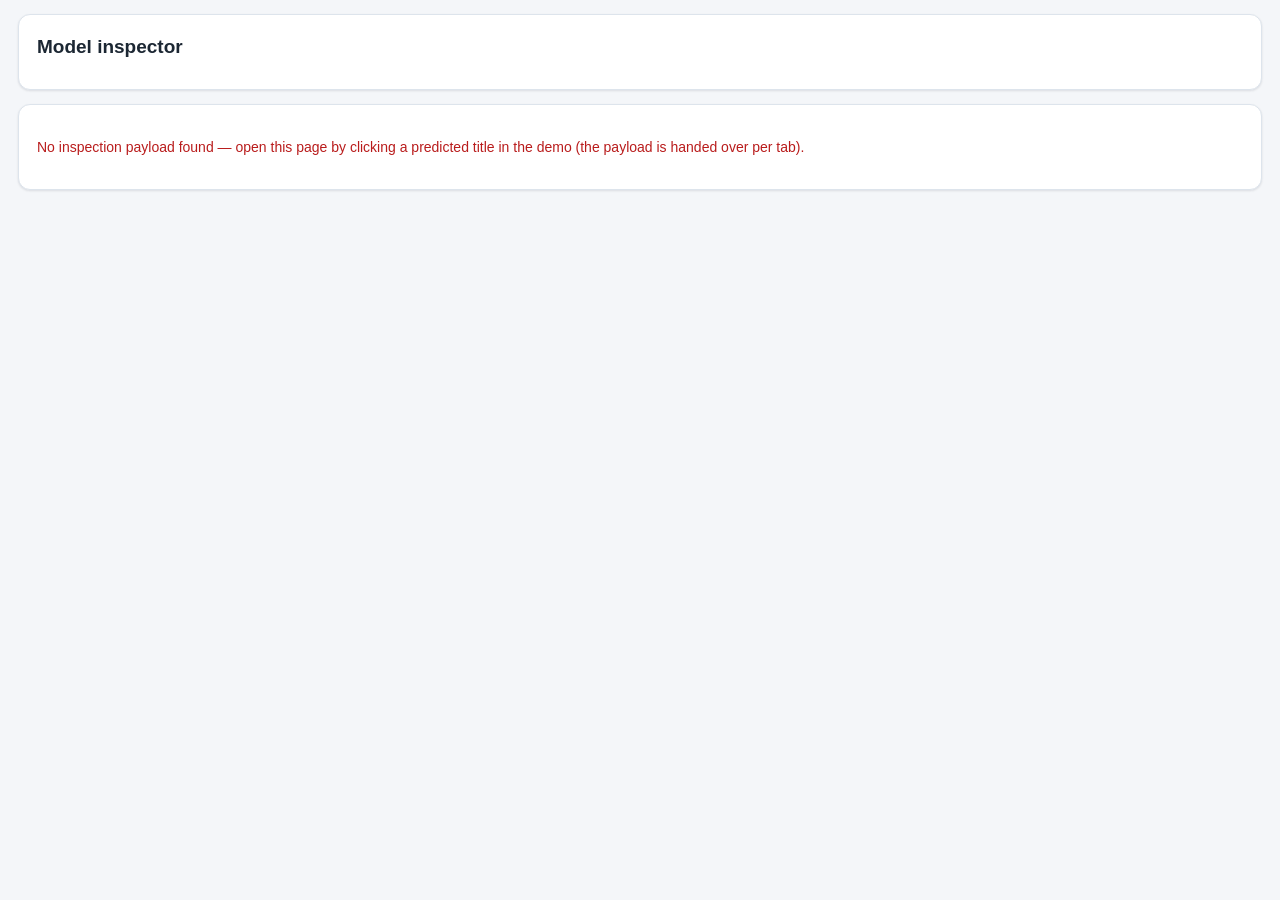
<file: static/inspect.html>
<!DOCTYPE html>
<html lang="en">
<head>
<meta charset="utf-8">
<title>Model inspector — Career Path Transformer</title>
<meta name="viewport" content="width=device-width, initial-scale=1">
<link rel="stylesheet" href="/static/style.css">
<script src="https://cdn.plot.ly/plotly-2.35.2.min.js"></script>
<style>
  /* Full-page inspector layout on top of the demo stylesheet */
  main.inspector { display: block; max-width: 1500px; margin: 0 auto; padding: 14px 18px 60px; }
  .inspector .panel { margin-bottom: 14px; }
  .inspector h1 { font-size: 19px; margin: 0; }
  .inspector h1 .title-token { text-transform: capitalize; }
  .inspector h2 { font-size: 15px; margin: 18px 0 6px; }
  .inspector h3 { font-size: 13px; margin: 12px 0 4px; color: var(--muted); }
  .inspector .meta-row { display: flex; flex-wrap: wrap; gap: 14px; color: var(--muted); font-size: 12.5px; margin-top: 4px; }
  .inspector #resume-tokens { display: flex; flex-wrap: wrap; gap: 4px; margin-top: 6px; }
  .inspector table.kv.lens { width: auto; }
  .inspector table.kv.lens th { text-align: left; font-size: 11px; color: var(--muted);
    border-bottom: 1px solid var(--line); padding: 3px 14px 3px 0; }
  .inspector table.kv.lens td { padding: 3px 14px 3px 0; }
  .inspector .heatmap { width: 100%; }
  .inspector details.mask-weights { margin: 2px 0 14px; font-size: 12.5px; }
  .inspector details.mask-weights summary { cursor: pointer; color: var(--accent); }
  /* Fixed columns so every row's bars and numbers line up: token label |
     bars (flex) | score. Variable-width labels were skewing the bars. */
  .inspector .contrib-row .tok {
    flex: 0 0 300px;
    max-width: 300px;
    overflow: hidden;
    text-overflow: ellipsis;
  }
  .inspector .contrib-row .bar-wrap { flex: 1; max-width: 500px; }
  .inspector .err { color: #b91c1c; }
  .inspector .not-displayable {
    max-width: 560px;
    margin: 60px auto;
    text-align: center;
    border: 1px solid var(--line);
    border-radius: 12px;
    padding: 28px;
    background: #fafbfd;
  }
  .inspector .not-displayable h2 { margin-top: 0; }
  .inspector h4 { font-size: 12.5px; margin: 10px 0 2px; color: var(--ink); }
  .inspector details.flow-details { margin: 4px 0 10px; }
  .inspector details.flow-details > summary { cursor: pointer; color: var(--accent); font-size: 12.5px; }
  .inspector details.sec { margin: 14px 0; border: 1px solid var(--line); border-radius: 10px; padding: 10px 14px; background: var(--panel); }
  .inspector details.sec > summary { cursor: pointer; }
  /* Hint on its own line under the heading — inline it wraps mid-sentence
     around the disclosure triangle and reads broken. */
  .inspector details.sec > summary .hint { display: block; margin: 2px 0 0 18px; max-width: 110ch; }
  .inspector details.flow-details { border-left: 2px solid var(--line); padding-left: 12px; }
  .inspector .weights-grid {
    display: grid;
    grid-template-columns: repeat(auto-fit, minmax(320px, 1fr));
    gap: 10px;
    margin-top: 6px;
  }
  .inspector .weights-grid .hint { margin: 0 0 2px; }
  .inspector .bar-pair { flex: 1 0 0; display: flex; flex-direction: column; gap: 2px; max-width: 500px; }
  .inspector .bar-pair .bar-wrap { flex: none; width: 100%; max-width: none; }
  .inspector .contrib-row .bar.vw { background: #b91c1c; }
  /* Centre-zero signed bars for the leave-one-out influence */
  .inspector .bar-wrap.center { position: relative; height: 10px; }
  .inspector .bar-wrap.center::before {
    content: '';
    position: absolute;
    left: 50%; top: -1px; bottom: -1px;
    border-left: 1px solid var(--muted);
  }
  .inspector .bar-wrap.center .bar { position: absolute; top: 1.5px; height: 7px; }
  .inspector .bar-wrap.center .bar.pos { left: 50%; background: #059669; }
  .inspector .bar-wrap.center .bar.neg { right: 50%; background: #b91c1c; }
  .inspector .contrib-row .score {
    flex: 0 0 170px;
    text-align: right;
    font-variant-numeric: tabular-nums;
    white-space: nowrap;   /* never split a number across lines */
  }
</style>
</head>
<body>

<main class="inspector">
  <section class="panel">
    <h1 id="head">Model inspector</h1>
    <div class="meta-row" id="meta"></div>
    <div id="resume-tokens"></div>
    <p class="hint" id="topn-ctrl" style="margin-top:8px; display:none">
      Show top <input id="top-n" type="number" min="1" placeholder="all"
        style="width:64px"> tokens per influence list
      <span class="hint">(blank = every token; ranked by magnitude)</span>
    </p>
  </section>
  <section class="panel" id="content"><p class="hint">Loading model internals…</p></section>
</main>

<script>
const $ = (sel) => document.querySelector(sel);

// Plotly heatmaps laid out inside a closed <details> have zero width —
// resize any plots in a section when it is opened.
document.addEventListener('toggle', (e) => {
  if (e.target.open) {
    e.target.querySelectorAll('.js-plotly-plot').forEach(p => Plotly.Plots.resize(p));
  }
}, true);

// Single-hue sequential ramp (attention weight = magnitude): surface → dark blue.
const ATTN_SCALE = [[0, '#f8fafc'], [1, '#1e40af']];

function short(tok) { return tok.includes(':') ? tok.split(/:(.*)/)[1] : tok; }
function tokType(tok) { return tok.includes(':') ? tok.split(':')[0] : tok; }

function fail(msg, notDisplayable = false) {
  $('#content').innerHTML = notDisplayable ? `
    <div class="not-displayable">
      <h2>Model not displayable</h2>
      <p>${msg}</p>
      <p class="hint">This architecture has no visualisation support in the demo
        yet. Its run parameters and metrics are still available in the model
        dropdown's info panel and the compare-parameters table.</p>
      <p><a href="/">← back to the demo</a></p>
    </div>` : `<p class="err">${msg}</p>`;
}

function renderHeader(payload) {
  $('#head').innerHTML = `Why “<span class="title-token">${short(payload.title)}</span>”?
    <span class="hint">— ${payload.label}</span>`;
  const target = payload.target
    ? `<span>actual next role: <b>${short(payload.target)}</b></span>` : '';
  $('#meta').innerHTML = `<span>model run: <code>${payload.model}</code></span>${target}
    <span>${payload.tokens.length} resume tokens</span>`;
  $('#resume-tokens').innerHTML = payload.tokens
    .map(t => `<span class="tok ${tokType(t)}">${t}</span>`).join('');
}

function renderItem2vec(data) {
  const max = Math.max(...data.contributions.map(c => Math.abs(c.cosine)), 1e-9);
  $('#content').innerHTML = `
    <h2>Per-token pull toward the title <span class="hint">cosine of each context
      token vs the title vector · overall ranking score ${data.score.toFixed(4)}
      (item2vec has no layers — this is the whole computation)</span></h2>
    ${data.contributions.map(c => `
      <div class="contrib-row">
        <span class="tok ${c.type}">${c.token}</span>
        <span class="bar-wrap"><span class="bar${c.cosine < 0 ? ' neg' : ''}"
          style="width:${Math.max(2, 100 * Math.abs(c.cosine) / max)}%"></span></span>
        <span class="score">${c.cosine.toFixed(4)}</span>
      </div>`).join('')}`;
}

// Diverging scale for SIGNED data (learned weights, hidden-state values):
// blue = negative, neutral surface at zero, red = positive.
const DIV_SCALE = [[0, '#1e40af'], [0.5, '#f8fafc'], [1, '#b91c1c']];

// Generic heatmap helper — signed data gets the diverging scale centred on 0.
function heat(el, z, o = {}) {
  Plotly.newPlot(el, [{
    z, type: 'heatmap',
    ...(o.signed ? { colorscale: DIV_SCALE, zmid: 0 } : { colorscale: ATTN_SCALE, zmin: 0 }),
    ...(o.zmax !== undefined ? { zmax: o.zmax } : {}),
    ...(o.customdata ? { customdata: o.customdata } : {}),
    ...(o.text ? { texttemplate: '%{z:.2f}', textfont: { size: 9 } } : {}),
    colorbar: { thickness: 8, tickfont: { size: 8 } },
    hovertemplate: o.hover || 'row %{y} · col %{x}<br>%{z:.4f}<extra></extra>',
  }], {
    margin: { l: o.ml || 60, r: 46, t: 6, b: o.mb || 42 },
    xaxis: { tickfont: { size: 8 }, ...(o.xaxis || {}) },
    yaxis: { tickfont: { size: 8 }, ...(o.yaxis || {}) },
    ...(o.shapes ? { shapes: o.shapes } : {}),
    height: o.height || 240,
  }, { displayModeBar: false, responsive: true });
  return el;
}

// Top-level page section — a collapsible <details> so heavy blocks can be
// folded away (executive view) but expanded to full granularity when needed.
function section(parent, title, hint, open = true, kind = 'h2') {
  const det = document.createElement('details');
  det.className = 'sec';
  det.open = open;
  det.innerHTML = `<summary><${kind} style="display:inline">${title}</${kind}>
    ${hint ? `<span class="hint">${hint}</span>` : ''}</summary>`;
  parent.appendChild(det);
  const div = document.createElement('div');
  det.appendChild(div);
  return div;
}

function collapsible(parent, summary, open = false) {
  const det = document.createElement('details');
  det.className = 'flow-details';
  det.open = open;
  det.innerHTML = `<summary>${summary}</summary>`;
  parent.appendChild(det);
  return det;
}

function renderBert4rec(data) {
  const box = $('#content');
  const L = data.labels.length;
  const d = data.d_model;
  const showValues = L <= 28;                       // printed weights when readable

  // Full prefixed tokens for the axes, colour-coded like the header chips
  // (work = blue, education = green, skills = amber, [MASK] = red).
  const fullTokens = data.labels.map((l, i) =>
    data.token_types[i] === 'MASK' ? '[MASK]' : `${data.token_types[i]}:${l}`);
  const TICK_COLOR = { E: '#059669', S: '#b45309', MASK: '#dc2626' };
  const tickColor = (i) => {
    const t = data.token_types[i];
    return TICK_COLOR[t === 'MASK' ? 'MASK' : t[0]] || '#2563eb';   // W_* = work blue
  };
  const trunc = (s) => (s.length > 34 ? s.slice(0, 32) + '…' : s);
  const tickvals = [...fullTokens.keys()];
  const ticktext = fullTokens.map((f, i) =>
    `<span style="color:${tickColor(i)}">${trunc(f)}</span>`);
  const tokenAxis = { tickmode: 'array', tickvals, ticktext };
  // Numeric axes + explicit tick text: keeps duplicate tokens (two identical
  // tenures/skills) as separate positions — category axes would merge them.
  const customdata = fullTokens.map(q => fullTokens.map(k => [q, k]));
  const maxLabel = Math.max(...fullTokens.map(f => Math.min(f.length, 34)));
  const tokML = Math.min(260, 7 * maxLabel + 50);

  const lensRows = data.layers.map(l => `
    <tr><td>${l.name}</td>
      <td>${l.title_logit.toFixed(3)}</td>
      <td>${l.title_prob !== undefined ? (l.title_prob * 100).toFixed(3) + '%' : '—'}</td>
      <td>${l.title_rank !== undefined ? '#' + l.title_rank : '—'}</td>
      <td>${l.top_titles.map(t => `${t.title} (${(t.prob * 100).toFixed(1)}%)`).join(' · ')}</td>
    </tr>`).join('');
  box.innerHTML = `
    ${data.faithful === false
      ? '<p class="err">The instrumented re-run diverged from the encoder — treat these internals as approximate.</p>' : ''}
    ${data.backbone === 'modernbert'
      ? `<p class="hint">ModernBERT backbone: pre-norm blocks, RoPE (no absolute
         positions), GeGLU FFN, bias-free. Per-stage lens readouts apply the
         model's final LayerNorm (pre-norm residuals are only head-comparable
         through it); trace vectors show the raw residual stream.</p>` : ''}
    <h2>Logit lens <span class="hint">the [MASK] hidden state after each layer,
      projected through the (tied) output head — where this title's score forms.
      The rest of this page IS the model, in forward-pass order: input embeddings
      → per-layer attention heads (their learned weights, patterns and actual
      influence) → FFN weights → the residual-stream trace of every token.</span></h2>
    <table class="kv lens">
      <tr><th>after</th><th>title logit</th><th>in-domain prob</th><th>rank</th>
          <th>top titles at this depth</th></tr>
      ${lensRows}
    </table>`;

  // ── 0 · Per-token influence on THIS title (leave-one-out) ───────────────
  if (data.ablation) {
    const ab = data.ablation;
    const infl = section(box, `0 · Per-token influence on “${short(data.title)}”`,
      `leave-one-out: the model is re-run with each token removed; the bar is the
       resulting change in this title's logit (green = the token pushes the
       prediction TOWARD the title, red = away). Numbers: Δlogit · Δprobability.
       Baseline logit ${ab.base_logit.toFixed(3)}${ab.base_prob !== null
         ? `, in-domain prob ${(ab.base_prob * 100).toFixed(2)}%` : ''}.`);
    infl.classList.add('token-influence');
    const maxAbs = Math.max(1e-9, ...ab.tokens.map(t => Math.abs(t.delta_logit)));
    const order = [...ab.tokens].sort((a, b) => b.delta_logit - a.delta_logit);
    infl.innerHTML = order.map(t => `
      <div class="contrib-row">
        <span class="tok ${data.token_types[t.i]}">${fullTokens[t.i]}</span>
        <span class="bar-wrap center">
          <span class="bar ${t.delta_logit >= 0 ? 'pos' : 'neg'}"
            style="width:${Math.max(1, 50 * Math.abs(t.delta_logit) / maxAbs)}%"></span>
        </span>
        <span class="score">${t.delta_logit >= 0 ? '+' : ''}${t.delta_logit.toFixed(3)}
          ${t.delta_prob !== null
            ? ` · ${t.delta_prob >= 0 ? '+' : ''}${(t.delta_prob * 100).toFixed(2)}pp` : ''}</span>
      </div>`).join('');
  }

  // ── DenseRec dual-path alignment ─────────────────────────────────────────
  if (data.denserec) {
    const dr = data.denserec;
    const al = section(box, 'DenseRec · dual-path alignment',
      `cosine between each token's learned ID embedding and its projected MiniLM
       content vector (dense_path_p=${dr.dense_path_p}, d_c=${dr.content_dim}).
       High = the two paths agree; low on a rare title means the content path
       would place it somewhere training never put its ID. Note: this trace is
       the in-vocab ID path — injected out-of-vocabulary tokens are scored by
       the model but not traced here.`);
    al.classList.add('token-influence');
    const maxAbs = Math.max(1e-9, ...dr.alignment.map(r => Math.abs(r.cosine)));
    al.innerHTML = dr.alignment
      .slice().sort((a, b) => b.cosine - a.cosine)
      .map(r => `
        <div class="contrib-row">
          <span class="tok ${r.type}">${r.token}${r.is_title ? ' ← clicked title' : ''}</span>
          <span class="bar-wrap center">
            <span class="bar ${r.cosine >= 0 ? 'pos' : 'neg'}"
              style="width:${Math.max(1, 50 * Math.abs(r.cosine) / maxAbs)}%"></span>
          </span>
          <span class="score">${r.cosine.toFixed(3)}</span>
        </div>`).join('');
  }

  // ── 1 · Input embeddings ─────────────────────────────────────────────────
  const emb = section(box, '1 · Input embeddings',
    `each token's vector entering the encoder (embedding + position, normalised)
     — rows are tokens, columns the ${d} model dimensions`);
  heat(emb.appendChild(document.createElement('div')), data.trace.vectors[0], {
    signed: true, ml: tokML, yaxis: { ...tokenAxis, autorange: 'reversed' },
    hover: 'dim %{x}<br>%{y}<br>value %{z:.3f}<extra></extra>',
    height: Math.max(220, 13 * L + 90),
  });

  // Shared scales so equal colour/bar = equal value across every layer & head.
  const attnMax = Math.max(1e-9, ...data.layers.filter(l => l.attention)
    .flatMap(l => l.attention.flat(2)));
  const vwMax = Math.max(1e-9, ...data.layers.filter(l => l.mask_value_weighted)
    .flatMap(l => l.mask_value_weighted.flat()));

  // ── 2 · Encoder layers ───────────────────────────────────────────────────
  const enc = section(box, '2 · Encoder layers',
    `per head: the learned projections (W<sub>Q</sub>/W<sub>K</sub>/W<sub>V</sub>
     rows for the head, W<sub>O</sub> columns that write it back), the attention
     pattern, and the [MASK] influence — attention weight × the norm of the
     value the token writes (what actually moves the prediction). Attention
     panels share one scale; influence bars share another.`);

  let firstLayer = true;
  for (const layer of data.layers) {
    if (!layer.attention) continue;
    // Whole layer folds away; the first is open so the page leads with substance.
    const ldet = collapsible(enc, `<b>${layer.name}</b>`, firstLayer);
    firstLayer = false;
    const lbox = document.createElement('div');
    ldet.appendChild(lbox);
    lbox.insertAdjacentHTML('beforeend', `
      <p class="hint">Block function: every token's vector is refined in two
      steps. <b>Attention</b> lets each token pull in information from the
      others — each head below computes its own queries (what a token is
      looking for), keys (what a token can be found by) and values (what it
      hands over when attended to). <b>The FFN</b> then transforms each token
      independently. Both are added back onto the token's running
      representation (the residual stream).</p>`);

    layer.attention.forEach((matrix, h) => {
      const hdet = collapsible(lbox, `<b>head ${h + 1}</b> of ${data.n_heads}`, h === 0);
      const encHead = document.createElement('div');
      hdet.appendChild(encHead);

      // (a) the head's learned weights — collapsed by default
      const wdet = collapsible(encHead,
        `projection weights — W_Q, W_K, W_V (head rows × ${d} dims) and W_O<sup>T</sup> (write-back)`);
      const grid = document.createElement('div');
      grid.className = 'weights-grid';
      wdet.appendChild(grid);
      const W = layer.heads[h];
      for (const [name, z] of [['W_Q', W.wq], ['W_K', W.wk], ['W_V', W.wv], ['W_Oᵀ', W.wo_t]]) {
        const cell = document.createElement('div');
        cell.innerHTML = `<p class="hint">${name}</p>`;
        grid.appendChild(cell);
        heat(cell.appendChild(document.createElement('div')), z, {
          signed: true, ml: 40, mb: 30, height: 190,
          hover: name + ' head-dim %{y} · model-dim %{x}<br>%{z:.3f}<extra></extra>',
        });
      }

      // (b) attention arithmetic — the actual matrices flowing through this
      // head, in computation order. softmax(scores) = the pattern in (c), so
      // the whole calculation can be followed number by number.
      const st = (layer.attn_steps || [])[h];
      if (st) {
        const hd = st.q[0].length;
        const sdet = collapsible(encHead,
          `attention arithmetic, step by step — Q, K, scores = QKᵀ/√${hd}, softmax, V, output`);
        const stepHint = (t) => `<p class="hint">${t}</p>`;
        const dimAxes = { ml: tokML, mb: 30, yaxis: { ...tokenAxis, autorange: 'reversed' },
          hover: '%{y}<br>head-dim %{x}<br>%{z:.3f}<extra></extra>' };
        sdet.insertAdjacentHTML('beforeend', stepHint(
          `<b>1 · Q = X·W_Qᵀ</b> — each token's query (${hd} dims): what it is looking for` +
          (data.backbone === 'modernbert' ? ' (RoPE position rotation applied)' : '')));
        heat(sdet.appendChild(document.createElement('div')), st.q,
          { signed: true, height: Math.max(180, 13 * L + 70), ...dimAxes });
        sdet.insertAdjacentHTML('beforeend', stepHint(
          `<b>2 · K = X·W_Kᵀ</b> — each token's key: what it can be found by`));
        heat(sdet.appendChild(document.createElement('div')), st.k,
          { signed: true, height: Math.max(180, 13 * L + 70), ...dimAxes });
        sdet.insertAdjacentHTML('beforeend', stepHint(
          `<b>3 · scores = QKᵀ/√${hd}</b> — every query dotted with every key,
           scaled: the raw, pre-softmax alignment (row = querying token,
           column = attended token)`));
        heat(sdet.appendChild(document.createElement('div')), st.scores, {
          signed: true, customdata, ml: tokML, mb: Math.min(220, 6 * maxLabel + 60),
          xaxis: { ...tokenAxis, tickangle: 45 }, yaxis: { ...tokenAxis, autorange: 'reversed' },
          hover: 'query %{customdata[0]}<br>key %{customdata[1]}<br>score %{z:.3f}<extra></extra>',
          height: Math.min(1000, Math.max(320, 16 * L + 180)),
        });
        sdet.insertAdjacentHTML('beforeend', stepHint(
          `<b>4 · weights = softmax(scores)</b> — each row normalised to sum
           to 1: the attention pattern shown in full below`));
        sdet.insertAdjacentHTML('beforeend', stepHint(
          `<b>5 · V = X·W_Vᵀ</b> — each token's value: the content it hands
           over when attended to`));
        heat(sdet.appendChild(document.createElement('div')), st.v,
          { signed: true, height: Math.max(180, 13 * L + 70), ...dimAxes });
        sdet.insertAdjacentHTML('beforeend', stepHint(
          `<b>6 · output = weights · V</b> — the head's result per token: a
           weighted mix of the values it attended to, written back into the
           residual stream through W_O`));
        heat(sdet.appendChild(document.createElement('div')), st.head_out,
          { signed: true, height: Math.max(180, 13 * L + 70), ...dimAxes });
      }

      // (c) attention pattern
      heat(encHead.appendChild(Object.assign(document.createElement('div'), { className: 'heatmap' })),
        matrix, {
          zmax: attnMax, customdata, text: showValues,
          ml: tokML, mb: Math.min(220, 6 * maxLabel + 60),
          xaxis: { ...tokenAxis, tickangle: 45 },
          yaxis: { ...tokenAxis, autorange: 'reversed' },
          hover: 'query %{customdata[0]}<br>key %{customdata[1]}<br>weight %{z:.4f}<extra></extra>',
          shapes: [{ type: 'rect', x0: -0.5, x1: L - 0.5, y0: L - 1.5, y1: L - 0.5,
                     line: { color: '#dc2626', width: 2 } }],
          height: Math.min(1400, Math.max(420, 20 * L + 200)),
        });

      // (d) [MASK] influence — attention vs value-weighted, sorted by the latter
      const vw = layer.mask_value_weighted[h];
      const maskRow = matrix[L - 1];
      const order = [...vw.keys()].sort((a, b) => vw[b] - vw[a]);
      const det = collapsible(encHead,
        `[MASK] influence, sorted — attention (blue) vs value-weighted (red), ${L} positions`, true);
      det.classList.add('mask-weights', 'token-influence');
      det.insertAdjacentHTML('beforeend', order.map(i => `
        <div class="contrib-row">
          <span class="tok ${data.token_types[i]}">${fullTokens[i]}</span>
          <span class="bar-pair">
            <span class="bar-wrap"><span class="bar"
              style="width:${Math.max(1, 100 * maskRow[i] / attnMax)}%"></span></span>
            <span class="bar-wrap"><span class="bar vw"
              style="width:${Math.max(1, 100 * vw[i] / vwMax)}%"></span></span>
          </span>
          <span class="score">${maskRow[i].toFixed(3)} · ${vw[i].toFixed(3)}</span>
        </div>`).join(''));
    });

    // (e) the layer's FFN weights
    const f = collapsible(lbox,
      `${layer.name} · FFN weights — W₁ (${layer.ffn.w1.length}×${d}, expand) then W₂ (${d}×${layer.ffn.w2[0].length}, contract)`);
    for (const [name, z] of [['W₁', layer.ffn.w1], ['W₂', layer.ffn.w2]]) {
      f.insertAdjacentHTML('beforeend', `<p class="hint">${name}</p>`);
      heat(f.appendChild(document.createElement('div')), z, {
        signed: true, ml: 44, mb: 30, height: name === 'W₁' ? 420 : 190,
        hover: name + ' out %{y} · in %{x}<br>%{z:.3f}<extra></extra>',
      });
    }
  }

  // ── 3 · Residual-stream trace, per token ─────────────────────────────────
  const tr = data.trace;
  const S = tr.stages.length;
  const trace = section(box, '3 · Residual-stream trace',
    `every token's hidden state at every point in the forward pass. Overview:
     how strongly each stage rewrites each token (L2 norm). Pick a token to see
     its full ${d}-dim vector at every stage and what title it resembles there.`);

  const norms = tr.vectors.map(stage =>
    stage.map(vec => Math.sqrt(vec.reduce((s, v) => s + v * v, 0))));
  heat(trace.appendChild(document.createElement('div')), norms, {
    ml: 150, mb: Math.min(220, 6 * maxLabel + 60),
    xaxis: { ...tokenAxis, tickangle: 45 },
    yaxis: { tickmode: 'array', tickvals: [...tr.stages.keys()], ticktext: tr.stages,
             autorange: 'reversed' },
    hover: '%{y}<br>token %{x}<br>‖h‖ %{z:.2f}<extra></extra>',
    height: 60 + 34 * S,
  });

  const sel = document.createElement('p');
  sel.innerHTML = `Trace token: <select id="trace-token">${fullTokens.map((f, i) =>
    `<option value="${i}" ${i === L - 1 ? 'selected' : ''}>${f}</option>`).join('')}</select>`;
  trace.appendChild(sel);
  const tokenPlot = trace.appendChild(document.createElement('div'));
  const tokenLens = trace.appendChild(document.createElement('div'));

  function drawTokenTrace(pos) {
    tokenPlot.innerHTML = '';
    heat(tokenPlot.appendChild(document.createElement('div')),
      tr.vectors.map(stage => stage[pos]), {
        signed: true, ml: 150, mb: 30,
        yaxis: { tickmode: 'array', tickvals: [...tr.stages.keys()], ticktext: tr.stages,
                 autorange: 'reversed' },
        hover: '%{y}<br>dim %{x}<br>value %{z:.3f}<extra></extra>',
        height: 60 + 34 * S,
      });
    tokenLens.innerHTML = `<table class="kv lens">
      <tr><th>stage</th><th>closest title (tied head)</th><th>prob</th></tr>
      ${tr.stages.map((s, si) => `<tr><td>${s}</td>
        <td>${tr.top1[si][pos].title}</td>
        <td>${(tr.top1[si][pos].prob * 100).toFixed(2)}%</td></tr>`).join('')}
    </table>`;
  }
  drawTokenTrace(L - 1);
  sel.querySelector('select').onchange = (e) => drawTokenTrace(+e.target.value);

  // ── 4 · Output head ──────────────────────────────────────────────────────
  section(box, '4 · Output head',
    'weight-tied to the input embedding table (section 1 shows those same ' +
    'vectors) — every hidden state is scored by dot product against all ' +
    'vocabulary embeddings. The logit-lens table at the top and the per-stage ' +
    'titles in the trace are exactly this projection.');
}

// ── Whole-model view (no prediction selected) ──────────────────────────────
function renderModelStatic(data, payload) {
  $('#head').innerHTML = `Model internals
    ${data.experiment ? `<span class="exp-badge">${data.experiment}</span>` : ''}
    <span class="hint">— ${data.label}</span>`;
  $('#meta').innerHTML = `<span>model run: <code>${data.model}</code></span>
    ${data.static && data.n_layers ? `<span>${data.n_layers} layers ·
      ${data.n_heads} heads · d_model ${data.d_model}</span>` : ''}
    <span>${(data.vocab_size || 0).toLocaleString()} vocabulary tokens</span>`;
  const box = $('#content');
  box.innerHTML = '';

  if (data.note) {
    box.insertAdjacentHTML('beforeend', `<p class="hint">${data.note}</p>`);
  }

  // Aggregate attention profile — the model as a whole
  if (data.type_attention) {
    const ta = data.type_attention;
    const prof = section(box, 'Attention profile — the model as a whole',
      `mean attention the [MASK] query pays to each token TYPE, averaged over
       ${ta.n_resumes} held-out resumes — each head's job, independent of any
       single resume. Rows are heads, columns token types.`);
    ta.mean.forEach((heads, li) => {
      prof.insertAdjacentHTML('beforeend', `<h4>encoder layer ${li + 1}</h4>`);
      heat(prof.appendChild(document.createElement('div')), heads, {
        ml: 70, mb: 40, text: true,
        xaxis: { tickmode: 'array', tickvals: [...ta.types.keys()], ticktext: ta.types },
        yaxis: { tickmode: 'array', tickvals: [...heads.keys()],
                 ticktext: heads.map((_, h) => `head ${h + 1}`), autorange: 'reversed' },
        hover: '%{y} → %{x}<br>mean attention %{z:.3f}<extra></extra>',
        height: 60 + 44 * heads.length,
      });
    });
  }

  // Learned weights per layer/head (input-independent)
  if (data.layers) {
    const d = data.d_model;
    const enc = section(box, 'Learned weights',
      'the trained parameters of every block — what the model IS, before any resume goes in');
    data.layers.forEach((layer, i) => {
      const ldet = collapsible(enc, `<b>${layer.name}</b>`, i === 0);
      layer.heads.forEach((W, h) => {
        const hdet = collapsible(ldet, `head ${h + 1} — W_Q, W_K, W_V, W_Oᵀ`, false);
        const grid = document.createElement('div');
        grid.className = 'weights-grid';
        hdet.appendChild(grid);
        for (const [name, z] of [['W_Q', W.wq], ['W_K', W.wk], ['W_V', W.wv], ['W_Oᵀ', W.wo_t]]) {
          const cell = document.createElement('div');
          cell.innerHTML = `<p class="hint">${name}</p>`;
          grid.appendChild(cell);
          heat(cell.appendChild(document.createElement('div')), z, {
            signed: true, ml: 40, mb: 30, height: 190,
            hover: name + ' head-dim %{y} · model-dim %{x}<br>%{z:.3f}<extra></extra>',
          });
        }
      });
      const f = collapsible(ldet, `FFN weights — W₁ then W₂`, false);
      for (const [name, z] of [['W₁', layer.ffn.w1], ['W₂', layer.ffn.w2]]) {
        f.insertAdjacentHTML('beforeend', `<p class="hint">${name}</p>`);
        heat(f.appendChild(document.createElement('div')), z, {
          signed: true, ml: 44, mb: 30, height: name === 'W₁' ? 420 : 190,
          hover: name + ' out %{y} · in %{x}<br>%{z:.3f}<extra></extra>',
        });
      }
    });
  }

  // Drill down: a resume → its top predictions → per-title trace. When the
  // page was opened from a prediction card, THAT resume is loaded first (the
  // inner workings of the prediction just made); the run's held-out samples
  // are selectable alternatives.
  const fromPrediction = !!(payload.tokens && payload.tokens.length);
  const drill = section(box, 'Drill down to one recommendation',
    (fromPrediction
      ? 'loaded with the resume you just predicted — click a predicted title '
      : 'pick a held-out resume, then click a predicted title ') +
    'to trace exactly how this model produced it — attention arithmetic, ' +
    'per-token influence, the lot.');
  drill.innerHTML = `<p>Resume: <select id="drill-sample"><option>loading…</option></select></p>
    <div id="drill-preds" class="hint">pick a resume to see its top predictions</div>`;
  (async () => {
    const s = await (await fetch('/api/samples?run=' + encodeURIComponent(data.model))).json();
    const options = [];
    if (fromPrediction) {
      options.push({ label: '★ this prediction’s resume',
                     context_tokens: payload.tokens, target: payload.target });
    }
    options.push(...s.samples);
    const sel = $('#drill-sample');
    if (!options.length) {
      sel.outerHTML = '<span class="hint">no sample resumes staged for this run — ' +
        'use “Build from dataset” on the main page first</span>';
      return;
    }
    sel.innerHTML = options.map((x, i) =>
      `<option value="${i}">${x.label}</option>`).join('');
    async function drillPredict(i) {
      const sample = options[i];
      $('#drill-preds').textContent = 'predicting…';
      const res = await (await fetch('/api/predict', {
        method: 'POST', headers: { 'Content-Type': 'application/json' },
        body: JSON.stringify({ tokens: sample.context_tokens, target: sample.target,
                               top_k: 10, models: [data.model] }),
      })).json();
      const r = res.results[data.model];
      if (!r || r.error) { $('#drill-preds').textContent = r ? r.error : 'failed'; return; }
      $('#drill-preds').innerHTML = r.predictions.map(p => `
        <button class="ghost drill-title" data-title="${p.token}">
          ${short(p.token)} <span class="hint">${(p.score * 100).toFixed(1)}%</span>
        </button>`).join(' ');
      document.querySelectorAll('.drill-title').forEach(btn => {
        btn.onclick = () => {
          const key = 'cpt_drill_' + btn.dataset.title;
          localStorage.setItem(key, JSON.stringify({
            tokens: sample.context_tokens, model: data.model, label: data.label,
            title: btn.dataset.title, target: sample.target,
          }));
          location.hash = encodeURIComponent(key);
          location.reload();
        };
      });
    }
    sel.onchange = (e) => drillPredict(+e.target.value);
    drillPredict(0);
  })();
}

(async function init() {
  const key = decodeURIComponent(location.hash.slice(1));
  const payload = JSON.parse(localStorage.getItem(key) || 'null');
  if (!payload) {
    return fail('No inspection payload found — open this page by clicking a ' +
                'predicted title in the demo (the payload is handed over per tab).');
  }
  const res = await fetch('/api/inspect', {
    method: 'POST',
    headers: { 'Content-Type': 'application/json' },
    body: JSON.stringify({ tokens: payload.tokens, model: payload.model, title: payload.title }),
  });
  const data = await res.json();
  if (data.error) return fail(data.error, data.not_displayable === true);
  if (!payload.title) {
    document.title = `${payload.label} — model internals`;
    renderModelStatic(data, payload);
    return;
  }
  renderHeader(payload);
  document.title = `${short(payload.title)} — ${payload.label} — inspector`;
  if (data.architecture === 'item2vec') renderItem2vec(data);
  else renderBert4rec(data);

  // Top-N control: cap every influence list to the top N rows by magnitude
  // (rows are pre-sorted, so index = rank). Blank = all. Rows are hidden, not
  // re-rendered, so it never re-plots the heatmaps.
  function applyTopN() {
    const n = parseInt($('#top-n').value, 10);
    document.querySelectorAll('.token-influence').forEach(list => {
      list.querySelectorAll('.contrib-row').forEach((row, i) => {
        row.style.display = (!n || i < n) ? '' : 'none';
      });
    });
  }
  const ctrl = $('#topn-ctrl');
  if (document.querySelector('.token-influence')) {
    ctrl.style.display = '';
    $('#top-n').oninput = applyTopN;
  }
})();
</script>
</body>
</html>
</file>
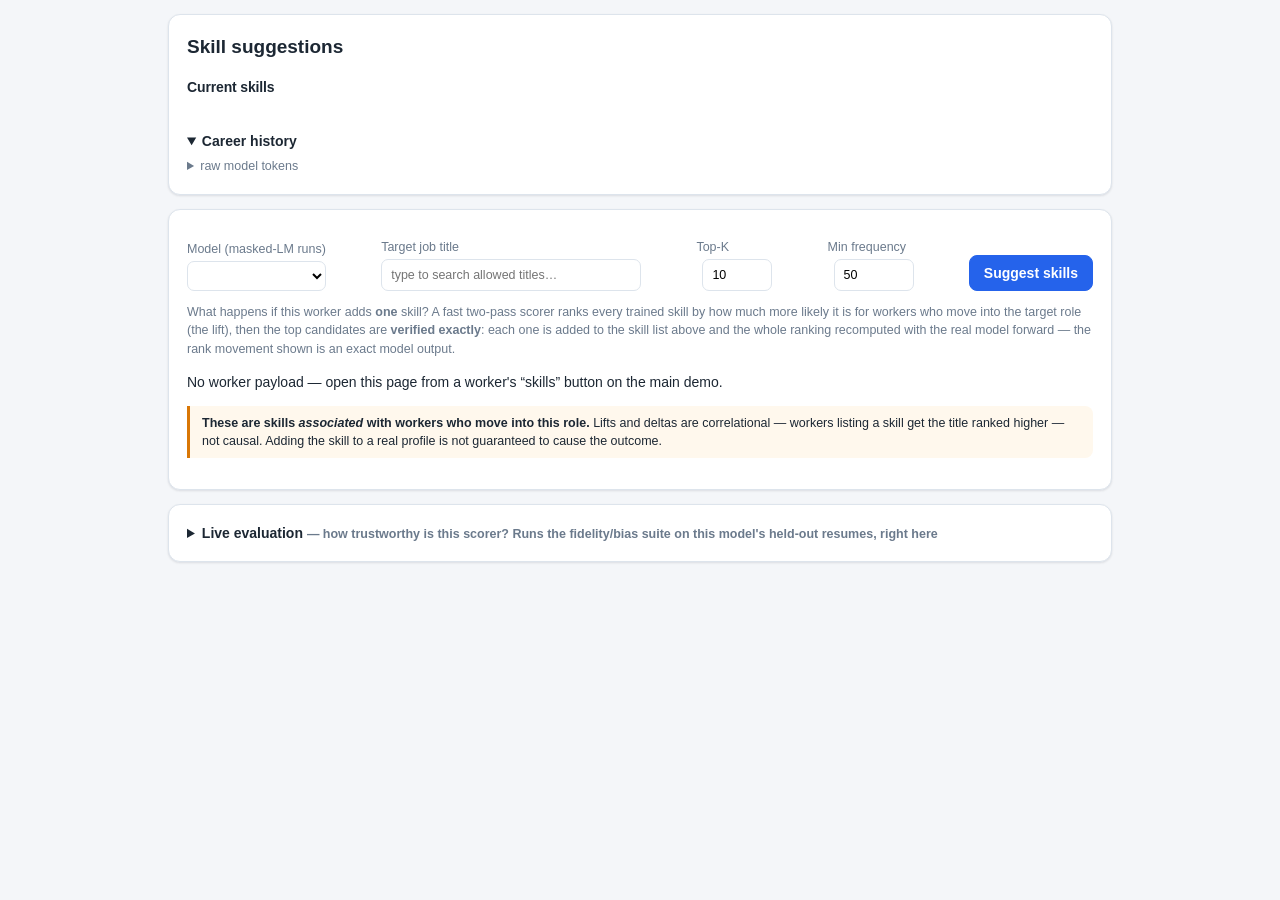
<file: static/skills.html>
<!DOCTYPE html>
<html lang="en">
<head>
<meta charset="utf-8">
<title>Skill suggestions — Career Path Transformer</title>
<meta name="viewport" content="width=device-width, initial-scale=1">
<link rel="stylesheet" href="/static/style.css">
<style>
  main.skills { display: block; max-width: 980px; margin: 0 auto; padding: 14px 18px 60px; }
  .skills .panel { margin-bottom: 14px; }
  .skills h1 { font-size: 19px; margin: 0; }
  .skills .meta-row { display: flex; flex-wrap: wrap; gap: 14px; color: var(--muted); font-size: 12.5px; margin-top: 4px; }
  .skills #worker-tokens { display: flex; flex-wrap: wrap; gap: 4px; margin-top: 6px; }
  .skills .controls { display: flex; flex-wrap: wrap; gap: 12px; align-items: end; margin: 10px 0; }
  .skills .controls label { display: flex; flex-direction: column; gap: 3px; font-size: 12.5px; color: var(--muted); }
  .skills .baseline { font-size: 14px; margin: 10px 0; }
  .skills .sugg-row { display: flex; align-items: center; gap: 10px; padding: 5px 0; }
  .skills .sugg-row .skill { flex: 0 0 280px; overflow: hidden; text-overflow: ellipsis; white-space: nowrap; }
  .skills .sugg-row .lift { flex: 0 0 56px; text-align: right; font-weight: 700; font-variant-numeric: tabular-nums; white-space: nowrap; }
  .skills .sugg-row .bar-wrap { flex: 1; max-width: 460px; background: var(--bg); border-radius: 5px; height: 10px; overflow: hidden; }
  .skills .sugg-row .bar { display: block; height: 100%; background: #059669; }
  .skills .sugg-row .bar.neg { background: #b91c1c; }
  .skills .sugg-row .nums { flex: 0 0 190px; text-align: right; font-variant-numeric: tabular-nums; white-space: nowrap; font-size: 12.5px; }
  .skills .caveat { border-left: 3px solid var(--pred); padding: 8px 12px; background: #fff8ed; border-radius: 0 8px 8px 0; font-size: 12.5px; }
</style>
</head>
<body>

<main class="skills">
  <section class="panel">
    <h1 id="head">Skill suggestions</h1>
    <div class="meta-row" id="meta"></div>
    <h2 id="skills-heading" style="font-size:14px; margin:12px 0 4px">Current skills</h2>
    <div id="worker-skills" class="chips-inline"></div>
    <details id="worker-profile-box" open style="margin-top:10px">
      <summary style="cursor:pointer; font-size:14px; font-weight:600">Career history</summary>
      <div id="worker-profile"></div>
    </details>
    <details style="margin-top:6px">
      <summary class="hint" style="cursor:pointer">raw model tokens</summary>
      <div id="worker-tokens"></div>
    </details>
  </section>

  <section class="panel">
    <div class="controls">
      <label>Model (masked-LM runs)
        <select id="model-sel"></select></label>
      <label title="Only titles this model can actually recommend (its ranking
             domain) — start typing to search them">Target job title
        <input id="target" type="text" list="title-options" style="min-width:260px"
               placeholder="type to search allowed titles…" autocomplete="off">
        <datalist id="title-options"></datalist></label>
      <label>Top-K
        <input id="top-k" type="number" min="1" max="100" value="10" style="width:70px"></label>
      <label title="Rare-skill guard: candidates must appear at least this many
             times in training (rare skills produce unstable lift ratios)">Min frequency
        <input id="min-count" type="number" min="0" value="50" style="width:80px"></label>
      <button id="run" class="primary">Suggest skills</button>
    </div>
    <p class="hint">What happens if this worker adds <b>one</b> skill? A fast
       two-pass scorer ranks every trained skill by how much more likely it is
       for workers who move into the target role (the lift), then the top
       candidates are <b>verified exactly</b>: each one is added to the skill
       list above and the whole ranking recomputed with the real model forward
       — the rank movement shown is an exact model output.</p>
    <div id="out"><p class="hint">Pick a target title and hit <b>Suggest skills</b>.</p></div>
    <p class="caveat"><b>These are skills <i>associated</i> with workers who
       move into this role.</b> Lifts and deltas are correlational — workers
       listing a skill get the title ranked higher — not causal. Adding the
       skill to a real profile is not guaranteed to cause the outcome.</p>
  </section>

  <section class="panel">
    <details id="eval-box">
      <summary style="cursor:pointer; font-weight:600">Live evaluation
        <span class="hint">— how trustworthy is this scorer? Runs the
        fidelity/bias suite on this model's held-out resumes, right here</span>
      </summary>
      <div class="controls" style="margin-top:10px">
        <label title="Held-out (worker, next-title) pairs sampled for the eval">
          Pairs <input id="eval-n" type="number" min="5" max="150" value="30" style="width:70px"></label>
        <label title="Pairs given the slow exact brute-force reference —
               drives fidelity + self-consistency; the expensive part">
          Fidelity pairs <input id="eval-nf" type="number" min="0" max="20" value="5" style="width:70px"></label>
        <button id="eval-run" class="primary">Run evaluation</button>
      </div>
      <p class="hint">Baselines: <b>B1</b> global skill popularity ·
         <b>B2</b> title–skill co-occurrence (no model) · <b>B3</b> raw
         P(s | ctx, T) (no denominator) · <b>B4</b> the shipped lift.
         LOSO = remove one skill a worker actually holds, check each method
         re-suggests it. Co-occurrence here is built from the sampled pairs
         (proxy for training counts).</p>
      <div id="eval-out"></div>
    </details>
  </section>
</main>

<script>
const $ = (s) => document.querySelector(s);
const short = (t) => t.includes(':') ? t.split(/:(.*)/)[1] : t;
const tokType = (t) => t.includes(':') ? t.split(':')[0] : t;

(async function init() {
  const key = decodeURIComponent(location.hash.slice(1));
  const payload = JSON.parse(localStorage.getItem(key) || 'null');
  if (!payload) {
    $('#out').innerHTML = '<p class="warn">No worker payload — open this page ' +
      'from a worker\'s “skills” button on the main demo.</p>';
    return;
  }
  $('#head').textContent = `Skill suggestions — ${payload.label || 'worker'}`;
  $('#worker-tokens').innerHTML = (payload.tokens || [])
    .map(t => `<span class="tok ${tokType(t)}">${t}</span>`).join('');
  $('#meta').innerHTML = `<span>${(payload.tokens || []).length} resume tokens</span>
    ${payload.target ? `<span>held-out next role: <b>${short(payload.target)}</b></span>` : ''}`;
  if (payload.target) $('#target').value = short(payload.target);

  // Worker profile: skills front and centre (they're what the counterfactual
  // edits), then the career history rendered like the main resume view.
  const skills = (payload.tokens || [])
    .filter(t => t.startsWith('S_SKILL:')).map(short);
  $('#skills-heading').textContent = skills.length
    ? `Current skills (${skills.length}) — each suggestion below adds ONE skill to this list`
    : 'Current skills — none listed; each suggestion below adds ONE skill';
  $('#worker-skills').innerHTML = skills.length
    ? skills.map(s => `<span class="chip-sm skill">${s}</span>`).join('')
    : '<span class="hint">no skills on this profile</span>';
  const profile = $('#worker-profile');
  for (const exp of (payload.experiences || [])) {
    if (exp.type === 'SKILLS') continue;              // shown above
    const isWork = exp.type === 'WORK';
    const div = document.createElement('div');
    div.className = 'exp ' + exp.type.toLowerCase();
    const main = isWork ? (exp.title || '—') : (exp.major || exp.degree || '—');
    const meta = isWork
      ? [exp.role, exp.subrole, exp.industry].filter(Boolean).join(' · ')
      : [exp.degree, exp.school_type, exp.level].filter(Boolean).join(' · ');
    const tenure = isWork && (exp.tenure || exp.duration)
      ? `<span class="tenure">⏱ ${exp.tenure || exp.duration}</span>` : '';
    const company = isWork && exp.company
      ? `<span class="company">🏢 ${exp.company}</span>` : '';
    div.innerHTML = `<span class="badge">${isWork ? '💼' : '🎓'}</span>
      <span class="body"><b>${main}</b>${tenure}${company}<br>
        <span class="meta">${meta}</span></span>`;
    profile.appendChild(div);
  }
  if (!(payload.experiences || []).some(e => e.type !== 'SKILLS')) {
    $('#worker-profile-box').style.display = 'none';
  }

  // Masked-LM runs only (bert4rec / modernbert / denserec) — item2vec has no
  // [MASK] to read a skill distribution from.
  const status = await (await fetch('/api/status')).json();
  const dense = Object.values(status.models)
    .filter(m => m.loaded && ['denserec', 'bert4rec', 'modernbert'].includes(m.architecture))
    .sort((a, b) => (b.start_time || 0) - (a.start_time || 0));
  const sel = $('#model-sel');
  sel.innerHTML = dense.map(m =>
    `<option value="${m.run_id}">${m.experiment ? `[${m.experiment}] ` : ''}${m.label}</option>`).join('');
  if (!dense.length) {
    $('#out').innerHTML = '<p class="warn">No masked-LM runs loaded.</p>';
    $('#run').disabled = true;
    return;
  }
  if (payload.model && dense.some(m => m.run_id === payload.model)) {
    sel.value = payload.model;
  }

  // Queryable target list: only titles the selected model can recommend (its
  // ranking domain). The datalist refreshes as you type and on model change.
  let _dlTimer = null;
  async function refreshTitleOptions() {
    const q = $('#target').value.trim().toLowerCase();
    const res = await fetch(`/api/vocab?type=W_TITLE&rankable=1&limit=30` +
      `&run=${encodeURIComponent(sel.value)}&q=${encodeURIComponent(q)}`);
    const titles = await res.json();
    $('#title-options').innerHTML = titles.map(t => `<option value="${t}">`).join('');
  }
  $('#target').oninput = () => {
    clearTimeout(_dlTimer);
    _dlTimer = setTimeout(refreshTitleOptions, 150);
  };
  sel.addEventListener('change', refreshTitleOptions);
  refreshTitleOptions();

  $('#run').onclick = async () => {
    const target = 'W_TITLE:' + $('#target').value.trim().toLowerCase();
    $('#run').disabled = true;
    $('#out').innerHTML = '<p class="hint">Scoring every candidate skill through ' +
      'the model (chunked forward passes) — this takes a little while…</p>';
    try {
      const res = await fetch('/api/suggest_skills', {
        method: 'POST', headers: { 'Content-Type': 'application/json' },
        body: JSON.stringify({
          model: sel.value, tokens: payload.tokens, target,
          top_k: parseInt($('#top-k').value || '10', 10),
          min_count: parseInt($('#min-count').value || '50', 10),
        }),
      });
      const data = await res.json();
      if (data.error) { $('#out').innerHTML = `<p class="warn">${data.error}</p>`; return; }
      const maxAbs = Math.max(1e-9, ...data.suggestions.map(s => Math.abs(s.delta)));
      $('#out').innerHTML = `
        <p class="baseline">Baseline: “${short(target)}” ranks
          <b>#${data.baseline_rank}</b> for this worker
          <span class="hint">· ${data.n_candidates.toLocaleString()} candidate
          skills scored (fast pass) · top ${data.suggestions.length} verified
          exactly · ${data.label}</span></p>
        ${data.suggestions.map(s => `
          <div class="sugg-row">
            <span class="skill tok S_SKILL" title="${s.skill}">${short(s.skill)}</span>
            <span class="lift" title="How much more likely this skill is for
              workers who move into the target role (Bayes-ratio lift)">
              ${s.lift.toFixed(1)}×</span>
            <span class="bar-wrap"><span class="bar${s.delta < 0 ? ' neg' : ''}"
              style="width:${Math.max(2, 100 * Math.abs(s.delta) / maxAbs)}%"></span></span>
            <span class="nums" title="Exact verified change: target probability
              delta and rank movement when only this skill is added">
              ${s.delta >= 0 ? '+' : ''}${(s.delta * 100).toFixed(3)}pp ·
              #${data.baseline_rank} → #${s.new_rank}</span>
          </div>`).join('')}`;
    } finally {
      $('#run').disabled = false;
    }
  };

  // ── Live evaluation ──────────────────────────────────────────────────────
  $('#eval-run').onclick = async () => {
    $('#eval-run').disabled = true;
    $('#eval-out').innerHTML = '<p class="hint">Running — 2 fast passes per pair, ' +
      'plus the exact brute-force reference on the fidelity pairs (the slow ' +
      'bit, ~150 re-rankings each)…</p>';
    try {
      const res = await fetch('/api/skill_eval', {
        method: 'POST', headers: { 'Content-Type': 'application/json' },
        body: JSON.stringify({
          model: sel.value,
          n: parseInt($('#eval-n').value || '30', 10),
          n_fidelity: parseInt($('#eval-nf').value || '5', 10),
          min_count: parseInt($('#min-count').value || '50', 10),
        }),
      });
      const d = await res.json();
      if (d.error) { $('#eval-out').innerHTML = `<p class="warn">${d.error}</p>`; return; }
      const pct = (x) => x === null || x === undefined ? '—' : (100 * x).toFixed(1) + '%';
      const num = (x) => x === null || x === undefined ? '—' : x.toFixed(3);
      const losoRow = (k, label) => `<tr><td>${label}</td>` +
        ['B1', 'B2', 'B3', 'B4'].map(b =>
          `<td${b === 'B4' ? ' style="font-weight:700"' : ''}>${
            d.loso[b] ? num(d.loso[b][k]) : '—'}</td>`).join('') + '</tr>';
      $('#eval-out').innerHTML = `
        <p class="hint">${d.n_pairs} pairs · ${d.n_loso} LOSO ·
           ${d.n_fidelity} fidelity · ${d.n_candidates.toLocaleString()}
           candidate skills · ${d.label}</p>
        <table class="kv" style="margin:8px 0">
          <tr><th></th><th>B1 popularity</th><th>B2 co-occur</th>
              <th>B3 P(s|ctx,T)</th><th>B4 lift (shipped)</th></tr>
          ${losoRow('mrr', 'LOSO MRR')}
          ${losoRow('hit10', 'LOSO Hit@10')}
          <tr><td>genericity of top-10 (lower = better)</td><td>—</td><td>—</td>
              <td>${num(d.genericity.B3)}</td>
              <td style="font-weight:700">${num(d.genericity.B4)}</td></tr>
        </table>
        <table class="kv" style="margin:8px 0">
          <tr><td>fidelity overlap@10 vs exact</td><td>${pct(d.fidelity.overlap10)}</td></tr>
          <tr><td>fidelity Spearman vs exact</td><td>${num(d.fidelity.spearman)}</td></tr>
          <tr><td>self-consistency win-rate</td><td>${pct(d.fidelity.self_consistency)}</td></tr>
          <tr><td>cross-title top-10 Jaccard (lower = better)</td>
              <td>${num(d.cross_title_jaccard)}</td></tr>
        </table>
        <p><b>Ship gates:</b></p>
        ${Object.entries(d.gates).map(([g, ok]) =>
          `<div>${ok ? '✅' : '❌'} ${g}</div>`).join('')}
        <p class="hint">Co-occurrence is a proxy built from the sampled pairs —
           the at-scale eval (datawarehouse-ai) uses real training counts.</p>`;
    } finally {
      $('#eval-run').disabled = false;
    }
  };
})();
</script>
</body>
</html>
</file>
<file: static/style.css>
:root {
  --bg: #f4f6f9;
  --panel: #ffffff;
  --ink: #1c2733;
  --muted: #6b7a8c;
  --line: #dde4ec;
  --accent: #2563eb;
  --work: #2563eb;
  --edu: #059669;
  --pred: #d97706;
  --ctx: #dc2626;
  --skill: #b45309;
  --shadow: 0 1px 2px rgba(16, 24, 40, .05), 0 1px 3px rgba(16, 24, 40, .06);
}

* { box-sizing: border-box; }
body {
  margin: 0;
  font: 14px/1.45 -apple-system, "Segoe UI", Helvetica, Arial, sans-serif;
  background: var(--bg);
  color: var(--ink);
}

header {
  display: flex;
  align-items: baseline;
  justify-content: space-between;
  padding: 14px 22px;
  background: var(--panel);
  border-bottom: 1px solid var(--line);
}
header h1 { margin: 0; font-size: 19px; }
header .sub { font-weight: 400; color: var(--muted); font-size: 14px; margin-left: 8px; }
.header-right { display: flex; align-items: center; gap: 16px; }

.view-switch { display: flex; gap: 4px; background: var(--bg); padding: 3px; border-radius: 9px; }
.view-btn {
  border: none;
  background: transparent;
  padding: 6px 14px;
  border-radius: 7px;
  font-weight: 600;
  color: var(--muted);
  cursor: pointer;
}
.view-btn.active { background: var(--accent); color: #fff; }

.chip {
  display: inline-block;
  padding: 3px 10px;
  margin-left: 8px;
  border-radius: 12px;
  font-size: 12px;
  background: #e8f0fe;
  color: var(--accent);
}
.chip.err { background: #fdecea; color: #b3261e; }

main {
  display: grid;
  grid-template-columns: auto 1fr;
  gap: 16px;
  padding: 16px 22px;
  align-items: start;
}
/* The input card is user-resizable (native drag grip, bottom-right corner) so
   cut-off job titles / skills can be revealed; the grid's auto column tracks it. */
#input-panel {
  width: 430px;
  min-width: 320px;
  max-width: 65vw;
  resize: horizontal;
  overflow: auto;
}
/* min-width: 0 lets the 1fr track shrink to the viewport — wide content
   (many model columns) then scrolls INSIDE .predictions-grid instead of
   stretching the whole page horizontally. */
#results-panel { min-width: 0; }
/* Single-panel view: without these the panel lands in the `auto` track and
   grows to the table's intrinsic width, scrolling the whole page. */
#view-dataset { grid-template-columns: 1fr; }
#dataset-panel { min-width: 0; }
@media (max-width: 1100px) {
  main { grid-template-columns: 1fr; }
  #input-panel { width: auto; resize: none; }
}

.panel {
  background: var(--panel);
  border: 1px solid var(--line);
  border-radius: 12px;
  padding: 18px;
  box-shadow: var(--shadow);
}
.panel h2 { font-size: 15px; margin: 14px 0 8px; letter-spacing: -.01em; }
.panel h2:first-child { margin-top: 0; }

.hidden { display: none !important; }
.row { display: flex; gap: 8px; align-items: center; margin: 8px 0; flex-wrap: wrap; }
.hint { color: var(--muted); font-size: 12.5px; }

.tabs { display: flex; gap: 6px; margin-bottom: 10px; }
.tab {
  flex: 1;
  padding: 7px 0;
  border: 1px solid var(--line);
  border-radius: 8px;
  background: var(--bg);
  cursor: pointer;
  font-weight: 600;
  color: var(--muted);
}
.tab.active { background: var(--accent); border-color: var(--accent); color: #fff; }

input[type=text], input[type=number], select {
  padding: 6px 9px;
  border: 1px solid var(--line);
  border-radius: 7px;
  font: inherit;
  background: #fff;
}
#sample-search { flex: 1; }

button {
  font: inherit;
  border-radius: 8px;
  border: 1px solid var(--line);
  background: #fff;
  padding: 7px 14px;
  cursor: pointer;
}
button.primary {
  background: var(--accent);
  border-color: var(--accent);
  color: #fff;
  font-weight: 600;
}
button.primary:disabled { opacity: 0.45; cursor: default; }
button.ghost { color: var(--accent); border-style: dashed; }
button.icon { padding: 4px 8px; font-size: 12px; }

.sample-list {
  max-height: 260px;
  overflow-y: auto;
  border: 1px solid var(--line);
  border-radius: 8px;
}
.sample-item {
  padding: 7px 10px;
  border-bottom: 1px solid var(--line);
  cursor: pointer;
  display: flex;
  justify-content: space-between;
  gap: 8px;
}
.sample-item:last-child { border-bottom: none; }
.sample-item:hover { background: #f0f5ff; }
.sample-item.selected { background: #e3edff; }
.sample-item .cat { color: var(--muted); font-size: 11.5px; white-space: nowrap; }
.sample-item .tags { display: flex; align-items: center; gap: 6px; white-space: nowrap; }
.sample-item .skill-count {
  font-size: 11px;
  font-weight: 600;
  color: var(--skill);
  background: color-mix(in srgb, var(--skill) 12%, transparent);
  border-radius: 9px;
  padding: 1px 6px;
}

/* Resume display */
#resume-view { margin-top: 12px; }
.exp {
  display: flex;
  gap: 10px;
  padding: 7px 10px;
  border-left: 3px solid var(--line);
  margin: 4px 0;
  background: #fafbfd;
  border-radius: 0 8px 8px 0;
}
.exp.work { border-left-color: var(--work); }
.exp.education { border-left-color: var(--edu); }
.exp.skills { border-left-color: var(--skill); }
.exp .badge {
  font-size: 10.5px;
  font-weight: 700;
  letter-spacing: .04em;
  margin-top: 2px;
}
.exp.work .badge { color: var(--work); }
.exp.education .badge { color: var(--edu); }
.exp.skills .badge { color: var(--skill); }
.exp .body b { text-transform: capitalize; }
.exp .meta { color: var(--muted); font-size: 12.5px; text-transform: capitalize; }
.exp .tenure,
.exp .company {
  display: inline-block;
  margin-left: 8px;
  padding: 1px 7px;
  font-size: 11.5px;
  font-weight: 600;
  color: var(--work);
  background: color-mix(in srgb, var(--work) 12%, transparent);
  border-radius: 10px;
  vertical-align: middle;
}
.exp .company { color: var(--muted); background: #eef2f7; font-weight: 500; text-transform: capitalize; }
.exp .exp-desc { margin-top: 4px; font-size: 12.5px; }
.exp .exp-desc summary { cursor: pointer; color: var(--accent); }
.exp .exp-desc[open] summary { margin-bottom: 3px; }
.exp .exp-desc { color: var(--muted); }
.exp .exp-desc[open] { white-space: pre-wrap; }

/* Inline chips: specialisations on work entries, skills in the dropdown */
.chips-inline { display: inline-flex; flex-wrap: wrap; gap: 4px; margin-top: 3px; }
.chip-sm {
  font-size: 11.5px;
  padding: 1px 7px;
  border-radius: 9px;
  text-transform: capitalize;
}
.chip-sm.spec  { color: var(--work);  background: color-mix(in srgb, var(--work) 10%, transparent); }
.chip-sm.skill { color: var(--skill); background: color-mix(in srgb, var(--skill) 12%, transparent); }

/* Skills experience — counter + native dropdown */
details.exp.skills { display: block; }   /* .exp is flex; details stacks summary over content */
details.exp.skills summary {
  cursor: pointer;
  display: flex;
  align-items: center;
  gap: 8px;
  list-style: none;
}
details.exp.skills summary::-webkit-details-marker { display: none; }
details.exp.skills summary::after {
  content: '▾';
  color: var(--muted);
  font-size: 11px;
  transition: transform .15s;
}
details.exp.skills[open] summary::after { transform: rotate(180deg); }
details.exp.skills .count {
  font-size: 11px;
  font-weight: 700;
  color: var(--skill);
  background: color-mix(in srgb, var(--skill) 12%, transparent);
  border-radius: 9px;
  padding: 1px 7px;
}
details.exp.skills summary .meta { color: var(--muted); font-size: 11.5px; }
details.exp.skills .skill-list { margin: 6px 0 2px 26px; }

/* Resume source (run picker) + run properties */
.row .grow { flex: 1; display: flex; align-items: center; gap: 8px; min-width: 0; }
/* min-width: 0 lets the select shrink below its widest option — without it the
   long "arch · run · date (id)" options push the box outside the card. */
/* The run picker gets the whole line (its names are long); siblings like the
   build button wrap below — nothing may overlap or truncate to an arrow. */
.row .grow { flex: 1 1 100%; }
.row .grow select { flex: 1; min-width: 0; }
#run-props { margin: 4px 0 8px; }
#run-props .hint { margin: 2px 0 5px; }
.chip-sm.prop {
  color: var(--muted);
  background: #eef2f7;
  font-family: ui-monospace, Menlo, monospace;
  font-size: 11px;
  text-transform: none;
}

/* Model selection — dropdown list selector */
#model-select { margin-bottom: 10px; }
#model-select details.dropdown > summary {
  cursor: pointer;
  list-style: none;
  padding: 7px 12px;
  border: 1px solid var(--line);
  border-radius: 8px;
  background: #fff;
  font-size: 13px;
  overflow: hidden;
  text-overflow: ellipsis;
  white-space: nowrap;
}
#model-select details.dropdown > summary::-webkit-details-marker { display: none; }
#model-select details.dropdown > summary::after { content: ' ▾'; color: var(--muted); }
#model-select details.dropdown[open] > summary::after { content: ' ▴'; }
#model-select .dropdown-body {
  border: 1px solid var(--line);
  border-top: none;
  border-radius: 0 0 8px 8px;
  padding: 6px 8px;
  max-height: 340px;
  overflow-y: auto;
  background: #fff;
}
.model-filter {
  padding-bottom: 6px;
  margin: 0 0 6px;
  border-bottom: 1px solid var(--line);
}
.model-filter label { display: flex; align-items: center; gap: 6px; font-size: 12.5px; }
.model-filter input[type=date] { padding: 4px 7px; font-size: 12px; }
.model-row.unavailable { opacity: 0.75; background: #fafbfd; }
.model-row.unavailable label { cursor: default; }
.model-row .warn { font-size: 11px; }

/* Run-parameter comparison table (params from MLflow run.json) */
.compare-params > summary { cursor: pointer; color: var(--accent); font-size: 12.5px; padding: 5px 2px; }
.compare-wrap { overflow-x: auto; max-height: 420px; overflow-y: auto; margin-top: 4px; }
table.kv.compare th {
  text-align: left;
  font-size: 11px;
  padding: 3px 10px 3px 0;
  border-bottom: 1px solid var(--line);
  white-space: nowrap;
  vertical-align: bottom;
  background: #fff;
  position: sticky;
  top: 0;
}
table.kv.compare td { white-space: nowrap; font-size: 11.5px; }
table.kv.compare td:first-child,
table.kv.compare th:first-child {
  position: sticky;
  left: 0;
  background: #fff;
  font-family: ui-monospace, Menlo, monospace;
  font-size: 11px;
  color: var(--muted);
}
table.kv.compare tr.diff td { background: #fff8e6; font-weight: 600; }
table.kv.compare tr.diff td:first-child { background: #fff8e6; color: var(--ink); }
table.kv.compare tr.metric td:not(:first-child) { color: var(--accent); }
.model-row {
  display: flex;
  justify-content: space-between;
  align-items: baseline;
  gap: 10px;
  padding: 4px 8px;
  border: 1px solid var(--line);
  border-radius: 8px;
  margin-bottom: 4px;
}
.model-row label { display: flex; align-items: center; gap: 7px; cursor: pointer; }
.model-row label .hint { font-size: 11.5px; }
.run-date {
  font: 11px ui-monospace, Menlo, monospace;
  font-weight: 400;
  color: var(--muted);
  background: #eef2f7;
  border-radius: 8px;
  padding: 1px 6px;
  vertical-align: middle;
}
.model-row details.model-info { position: relative; font-size: 12.5px; }
.model-row details.model-info summary {
  cursor: pointer;
  color: var(--accent);
  font-size: 12px;
}
.model-row details.model-info[open] {
  position: static;
}
.model-row details.model-info > *:not(summary) { margin-left: 4px; }
.model-info h4 { margin: 8px 0 3px; font-size: 12px; }
.model-info .all-params summary { cursor: pointer; color: var(--muted); font-size: 12px; }
table.kv {
  border-collapse: collapse;
  font-size: 12px;
  width: 100%;
  max-height: 200px;
}
table.kv td {
  border-bottom: 1px solid var(--line);
  padding: 2px 8px 2px 0;
  vertical-align: top;
}
table.kv td:first-child { color: var(--muted); font-family: ui-monospace, Menlo, monospace; font-size: 11px; white-space: nowrap; }
.model-info .all-params table.kv { display: block; max-height: 220px; overflow-y: auto; }

/* Embedding-space hide/show */
.toggle-btn {
  font-size: 11.5px;
  padding: 2px 10px;
  margin-left: 8px;
  vertical-align: middle;
}

/* Builder */
.entry {
  border: 1px solid var(--line);
  border-radius: 9px;
  padding: 10px;
  margin: 8px 0;
  position: relative;
}
.entry .entry-head {
  display: flex;
  justify-content: space-between;
  align-items: center;
  margin-bottom: 6px;
}
.entry .entry-head .badge { font-size: 11px; font-weight: 700; }
.entry.work .badge { color: var(--work); }
.entry.education .badge { color: var(--edu); }
.entry.skills .badge { color: var(--skill); }
.builder-target {
  padding: 5px 9px;
  border: 1px dashed var(--line);
  border-radius: 8px;
  background: #fafbfd;
}
.entry .fields { display: grid; grid-template-columns: 1fr 1fr; gap: 6px; }
.entry .fields .field { position: relative; }
.entry input { width: 100%; }

.suggestions {
  position: absolute;
  z-index: 30;
  left: 0; right: 0;
  background: #fff;
  border: 1px solid var(--line);
  border-radius: 7px;
  box-shadow: 0 6px 18px rgba(20,40,80,.12);
  max-height: 180px;
  overflow-y: auto;
}
.suggestions div { padding: 5px 9px; cursor: pointer; }
.suggestions div:hover, .suggestions div.active { background: #f0f5ff; }

#token-preview-box { margin-top: 10px; }
#token-preview-box summary { cursor: pointer; color: var(--muted); font-size: 12.5px; }
#token-preview { margin-top: 6px; display: flex; flex-wrap: wrap; gap: 4px; }
.tok {
  font: 12px ui-monospace, Menlo, monospace;
  background: #eef2f7;
  border-radius: 5px;
  padding: 2px 6px;
}
.tok.W_TITLE { background: #dbeafe; }
.tok.E_MAJOR, .tok.E_DEGREE, .tok.E_TYPE, .tok.E_LEVEL { background: #d1fae5; }
.tok.S_SKILL { background: #fef3c7; }
.tok.oov { background: #fdecea; text-decoration: line-through; }

.controls { margin-top: 12px; justify-content: space-between; }
.controls input[type=number] { width: 64px; margin-left: 6px; }

/* Predictions — one column per model, horizontal scrollbar at the bottom when
   more models are selected than fit. User-resizable vertically (native drag
   grip, bottom-right corner) to show more titles per page; the embedding
   graph below only moves when you resize it yourself. */
.predictions-grid {
  display: grid;
  grid-auto-flow: column;
  grid-auto-columns: minmax(300px, 1fr);
  /* Four shared row tracks — header / actual-rank / confidence / rows — that
     every model card subgrids into, so the sections align across columns
     whatever wraps or is missing. */
  grid-template-rows: auto auto auto 1fr;
  gap: 12px;
  align-content: start;
  height: 330px;
  min-height: 160px;
  max-height: 85vh;
  resize: vertical;
  /* Horizontal scroll between models stays on this box; vertical scrolling
     happens INSIDE each column's rows track (.pred-list), so the model name,
     actual-rank banner and confidence stay pinned above it. */
  overflow-x: auto;
  overflow-y: hidden;
  border: 1px solid var(--line);
  border-radius: 9px;
  padding: 8px;
}
.pred-list { overflow-y: auto; min-height: 0; }
.pred-card {
  border: none;
  padding: 2px 6px;
  display: grid;
  grid-template-rows: subgrid;
  grid-row: span 4;
  align-content: start;
}
/* Placeholders occupy their shared track without adding height of their own */
.sense.empty, .conf.empty { padding: 0; margin: 0; border: none; visibility: hidden; }
.pred-card h3 { margin: 0 0 8px; font-size: 13.5px; }
.pred-card h3 .hint { font-weight: 400; }
.pred-row { display: flex; align-items: center; gap: 8px; padding: 2.5px 0; font-size: 13px; }
.pred-row .rank { width: 20px; color: var(--muted); text-align: right; }
.pred-row .title { flex: 1; text-transform: capitalize; }
.pred-row.hit .title { font-weight: 700; color: var(--edu); }
.pred-row .bar-wrap { width: 90px; height: 7px; background: #eef2f7; border-radius: 4px; }
.pred-row .bar { height: 7px; border-radius: 4px; background: var(--pred); }
.pred-row .score { width: 52px; text-align: right; font: 11.5px ui-monospace, Menlo, monospace; color: var(--muted); }
.pred-row .flag { color: var(--muted); font-size: 10.5px; font-weight: 600; text-transform: none; }
.pred-row.clickable { cursor: pointer; border-radius: 6px; }
.pred-row.clickable:hover { background: #f0f5ff; }

/* Contribution / weight bars — used by the full-page inspector (/inspect) */
.contrib-row { display: flex; align-items: center; gap: 8px; padding: 2px 0; }
.contrib-row .tok { max-width: 45%; overflow: hidden; text-overflow: ellipsis; white-space: nowrap; }
.contrib-row .bar-wrap { flex: 1; height: 7px; background: #eef2f7; border-radius: 4px; }
.contrib-row .bar { display: block; height: 7px; border-radius: 4px; background: var(--work); }
.contrib-row .bar.neg { background: #b8c2cf; }
.contrib-row .score { width: 52px; text-align: right; font: 11.5px ui-monospace, Menlo, monospace; color: var(--muted); }
.pred-card .warn { color: #b3261e; font-size: 12.5px; }

/* Confidence widget — how decisive the ranking is for this resume */
.conf { margin: 2px 0 8px; }
.conf-head { display: flex; justify-content: space-between; gap: 8px; font-size: 12px; }
.conf-head b { text-transform: capitalize; }
.conf .conf-meta { color: var(--muted); font: 11px ui-monospace, Menlo, monospace; }
.conf-bar-wrap { height: 6px; background: #eef2f7; border-radius: 4px; margin-top: 3px; }
.conf-bar { display: block; height: 6px; border-radius: 4px; }
.conf.hi  .conf-bar { background: #059669; }   /* focused / sure */
.conf.mid .conf-bar { background: #d97706; }
.conf.lo  .conf-bar { background: #dc2626; }   /* very unsure */
.conf.hi  .conf-head b { color: #059669; }
.conf.mid .conf-head b { color: #b45309; }
.conf.lo  .conf-head b { color: #b3261e; }

/* Target-rank banner — one per model, at the top of its predictions column */
.sense {
  border-radius: 7px;
  padding: 5px 9px;
  font-size: 12px;
  margin-bottom: 6px;
}
.sense.good { background: #e6f6ee; color: #065f46; }
.sense.mid  { background: #fef6e7; color: #92400e; }
.sense.bad  { background: #fdecea; color: #991b1b; }

/* ── Job title flow view ──────────────────────────────────────────────── */
#view-flow { grid-template-columns: 360px 1fr; }

.chips { display: flex; flex-wrap: wrap; gap: 6px; margin: 8px 0; }
.chip-sel {
  display: inline-flex;
  align-items: center;
  gap: 6px;
  padding: 4px 6px 4px 10px;
  border-radius: 14px;
  background: #e8f0fe;
  color: var(--accent);
  font-size: 12.5px;
  border: 1px solid #cfe0fb;
}
.chip-sel button {
  border: none; background: none; cursor: pointer;
  color: var(--accent); padding: 0 2px; font-size: 14px; line-height: 1;
}
.chips:empty::before { content: 'No titles selected'; color: var(--muted); font-size: 12.5px; }

#title-search { width: 100%; margin-bottom: 6px; }
.title-list {
  max-height: 300px;
  overflow-y: auto;
  border: 1px solid var(--line);
  border-radius: 8px;
}
.title-item {
  display: flex;
  justify-content: space-between;
  gap: 8px;
  padding: 6px 10px;
  border-bottom: 1px solid var(--line);
  cursor: pointer;
}
.title-item:last-child { border-bottom: none; }
.title-item:hover { background: #f0f5ff; }
.title-item.selected { background: #e3edff; font-weight: 600; }
.title-item .cnt { color: var(--muted); font-size: 11.5px; white-space: nowrap; }

.slider-row { margin: 12px 0 4px; }
.slider-row label { display: block; font-size: 12.5px; color: var(--muted); margin-bottom: 2px; }
.slider-row label output { color: var(--accent); font-weight: 700; }
.slider-row input[type=range] { width: 100%; }

#sankey-plot { width: 100%; min-height: 560px; }
#flow-note { margin-top: 10px; }

.plot-controls label { color: var(--muted); font-size: 12.5px; }
.plot-controls select { margin-left: 5px; }
/* Always occupies its own full line so info/error text never reflows the
   layout and pushes the graph down */
#space-info {
  display: block;
  width: 100%;
  min-height: 1.3em;
  white-space: nowrap;
  overflow: hidden;
  text-overflow: ellipsis;
}
#space-plot, #space-plot-results { width: 100%; height: 420px; }
.plot-title { font-size: 13px; margin: 12px 0 2px; color: var(--muted); }

/* Raw dataset viewer */
.dataset-table { overflow: auto; max-height: 72vh; border: 1px solid var(--border, #ddd); border-radius: 6px; }
.dataset-table table { border-collapse: collapse; font-size: 12px; white-space: nowrap; }
.dataset-table th, .dataset-table td {
  border: 1px solid var(--border, #eee); padding: 4px 8px; text-align: left;
  max-width: 340px; overflow: hidden; text-overflow: ellipsis; vertical-align: top;
}
.dataset-table th { position: sticky; top: 0; background: var(--panel, #fff); z-index: 1; font-weight: 600; }
.dataset-table td { max-height: 4em; }

/* Dataset viewer — dynamic columns */
.col-picker { position: relative; }
.col-picker > summary { cursor: pointer; padding: 4px 8px; border: 1px solid var(--border, #ddd); border-radius: 6px; list-style: none; }
.col-picker-body {
  position: absolute; z-index: 5; margin-top: 4px; max-height: 320px; overflow: auto;
  background: var(--panel, #fff); border: 1px solid var(--border, #ddd); border-radius: 6px;
  padding: 8px; min-width: 240px; box-shadow: 0 4px 16px rgba(0,0,0,.15);
}
.col-toggle { display: flex; gap: 6px; align-items: center; font-size: 12px; padding: 2px 0; white-space: nowrap; }
.dataset-table th[draggable] { cursor: grab; user-select: none; }
.dataset-table th.drop-target { outline: 2px solid var(--accent, #4a7); outline-offset: -2px; }
.dataset-table tr.filter-row th { position: sticky; top: 27px; background: var(--panel, #fff); padding: 2px; z-index: 1; }
.dataset-table .col-filter { width: 100%; box-sizing: border-box; font-size: 11px; padding: 2px 4px; }

/* Input → model → output flow strip */
.flow-strip {
  display: flex; align-items: stretch; gap: 10px; margin: 4px 0 14px;
}
.flow-node {
  flex: 1; border: 1px solid var(--line); border-radius: 10px;
  padding: 10px 14px; background: var(--bg);
}
.flow-node.model { background: #eef4ff; border-color: #c7d7fe; }
.flow-label { font-size: 11px; font-weight: 700; text-transform: uppercase;
  letter-spacing: .06em; color: var(--muted); }
.flow-value { font-size: 15px; font-weight: 650; margin-top: 2px; }
.flow-sub { font-size: 12px; color: var(--muted); margin-top: 1px; }
.flow-arrow { align-self: center; font-size: 20px; color: var(--muted); }

/* Experiment code badge (from the docs vault experiment logs) */
.exp-badge {
  display: inline-block; padding: 1px 7px; border-radius: 6px;
  font-size: 11px; font-weight: 700; letter-spacing: .03em;
  background: #1c2733; color: #fff; vertical-align: middle;
}
.model-row .model-internals { font-size: 12px; color: var(--accent); text-decoration: none; white-space: nowrap; }
.model-row .model-internals:hover { text-decoration: underline; }

/* Readability guards: text never breaks mid-word, numbers never split, and
   the input panel's resize grip gets clearance so it can't sit on content. */
.flow-strip { flex-wrap: wrap; }
.flow-node { min-width: 170px; }
#input-panel { padding-bottom: 26px; }
.pred-list .score, .contrib-row .score, .run-date, .exp-badge { white-space: nowrap; }
.model-row label { display: flex; flex-wrap: wrap; align-items: center; gap: 6px; min-width: 0; }

/* Explicit per-title drill affordance — the row is clickable everywhere, the
   chip just makes that visible. Kept out of the aligned grid columns. */
.pred-row .why {
  flex: 0 0 auto; font-size: 10.5px; font-weight: 700; color: var(--accent);
  border: 1px solid color-mix(in srgb, var(--accent) 35%, transparent);
  border-radius: 8px; padding: 0 6px; opacity: .55;
}
.pred-row.clickable:hover .why { opacity: 1; background: #e8f0fe; }
</file>
